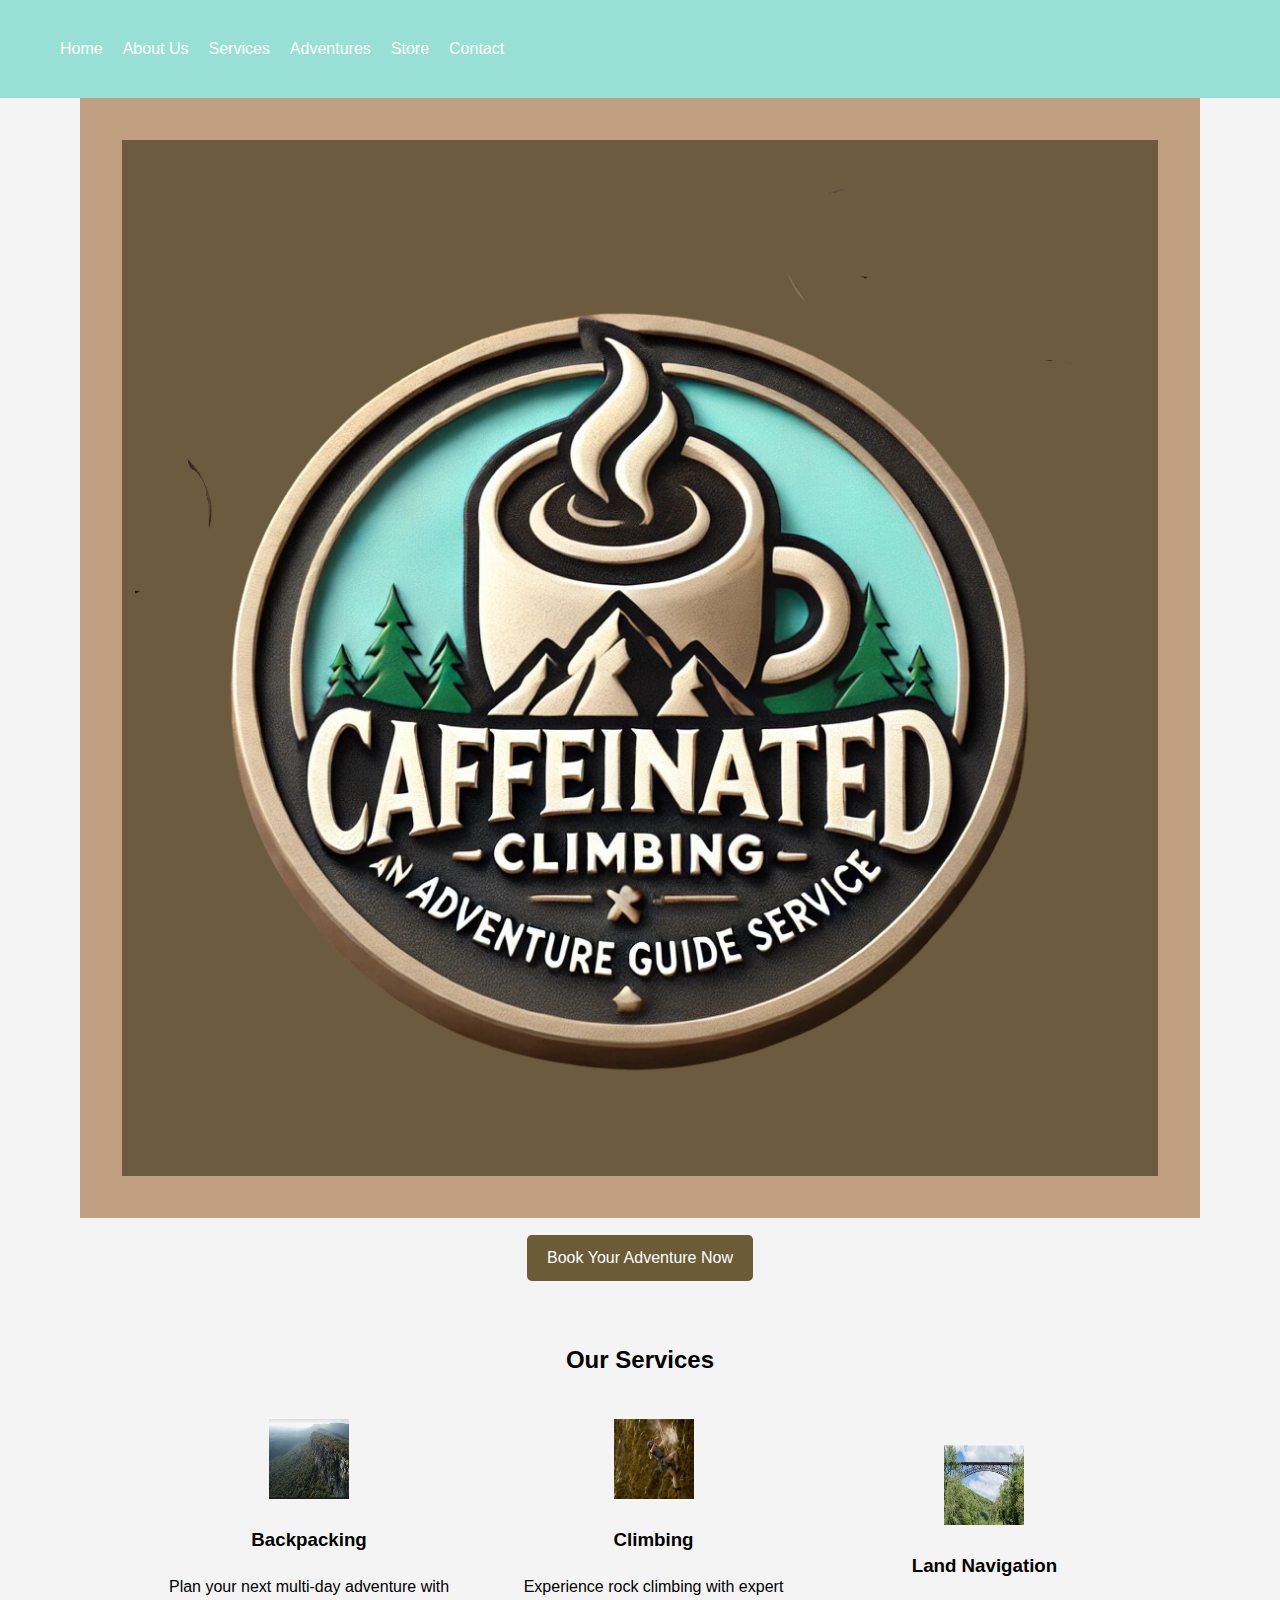
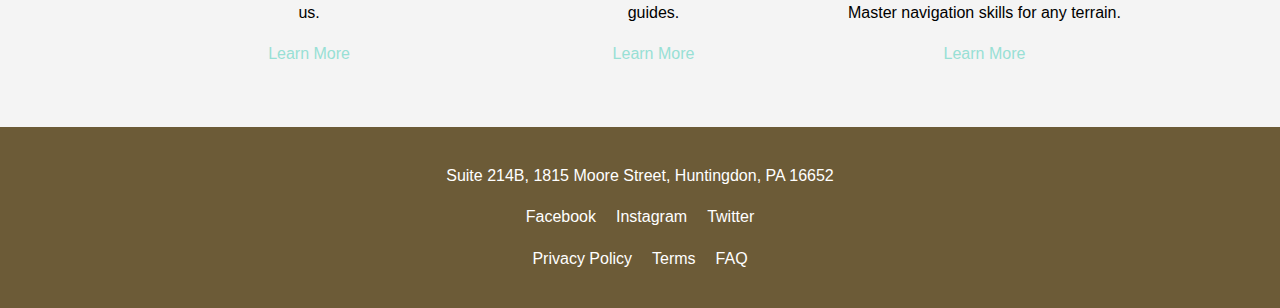
<file: index.html>
<!DOCTYPE html>
<html lang="en">
<head>
    <meta charset="UTF-8">
    <meta name="viewport" content="width=device-width, initial-scale=1.0">
    <title>Caffeinated Climbing</title>
    <link rel="stylesheet" href="styles.css">
</head>
<body>
    <header class="header">
    <nav class="nav">
        <ul>
            <li><a href="/index.html">Home</a></li>
            <li><a href="/about.html">About Us</a></li>
            <li><a href="/services.html">Services</a></li>
            <li><a href="/adventures.html">Adventures</a></li>
            <li><a href="/storefront.html">Store</a></li>
            <li><a href="/index.html#contact">Contact</a></li>
        </ul>
    </nav>
</header>
  
    <!-- Hero Section -->
    <section class="hero" id="home">
        <div class="hero-content">
            <img src="images/caffeinated-climbing-logo.png" alt="Caffeinated Climbing Logo" class="hero-logo">

            <a href="#contact" class="cta-button">Book Your Adventure Now</a>
        </div>
    </section>

    <!-- Services Section -->
    <section class="services" id="services">
        <h2>Our Services</h2>
        <div class="service-item">
            <img src="images/backpacking.png" alt="Backpacking">
            <h3>Backpacking</h3>
            <p>Plan your next multi-day adventure with us.</p>
            <a href="#learn-more" class="learn-more">Learn More</a>
        </div>
        <div class="service-item">
            <img src="images/climbing.png" alt="Climbing">
            <h3>Climbing</h3>
            <p>Experience rock climbing with expert guides.</p>
            <a href="#learn-more" class="learn-more">Learn More</a>
        </div>
        <div class="service-item">
            <img src="images/navigation.png" alt="Land Navigation">
            <h3>Land Navigation</h3>
            <p>Master navigation skills for any terrain.</p>
            <a href="#learn-more" class="learn-more">Learn More</a>
        </div>
    </section>

    <!-- Footer -->
    <footer class="footer">
        <div class="footer-content">
            <p>Suite 214B, 1815 Moore Street, Huntingdon, PA 16652</p>
            <ul class="social-links">
                <li><a href="#">Facebook</a></li>
                <li><a href="#">Instagram</a></li>
                <li><a href="#">Twitter</a></li>
            </ul>
            <ul class="quick-links">
                <li><a href="#privacy">Privacy Policy</a></li>
                <li><a href="#terms">Terms</a></li>
                <li><a href="#faq">FAQ</a></li>
            </ul>
        </div>
    </footer>
</body>
</html>
</file>
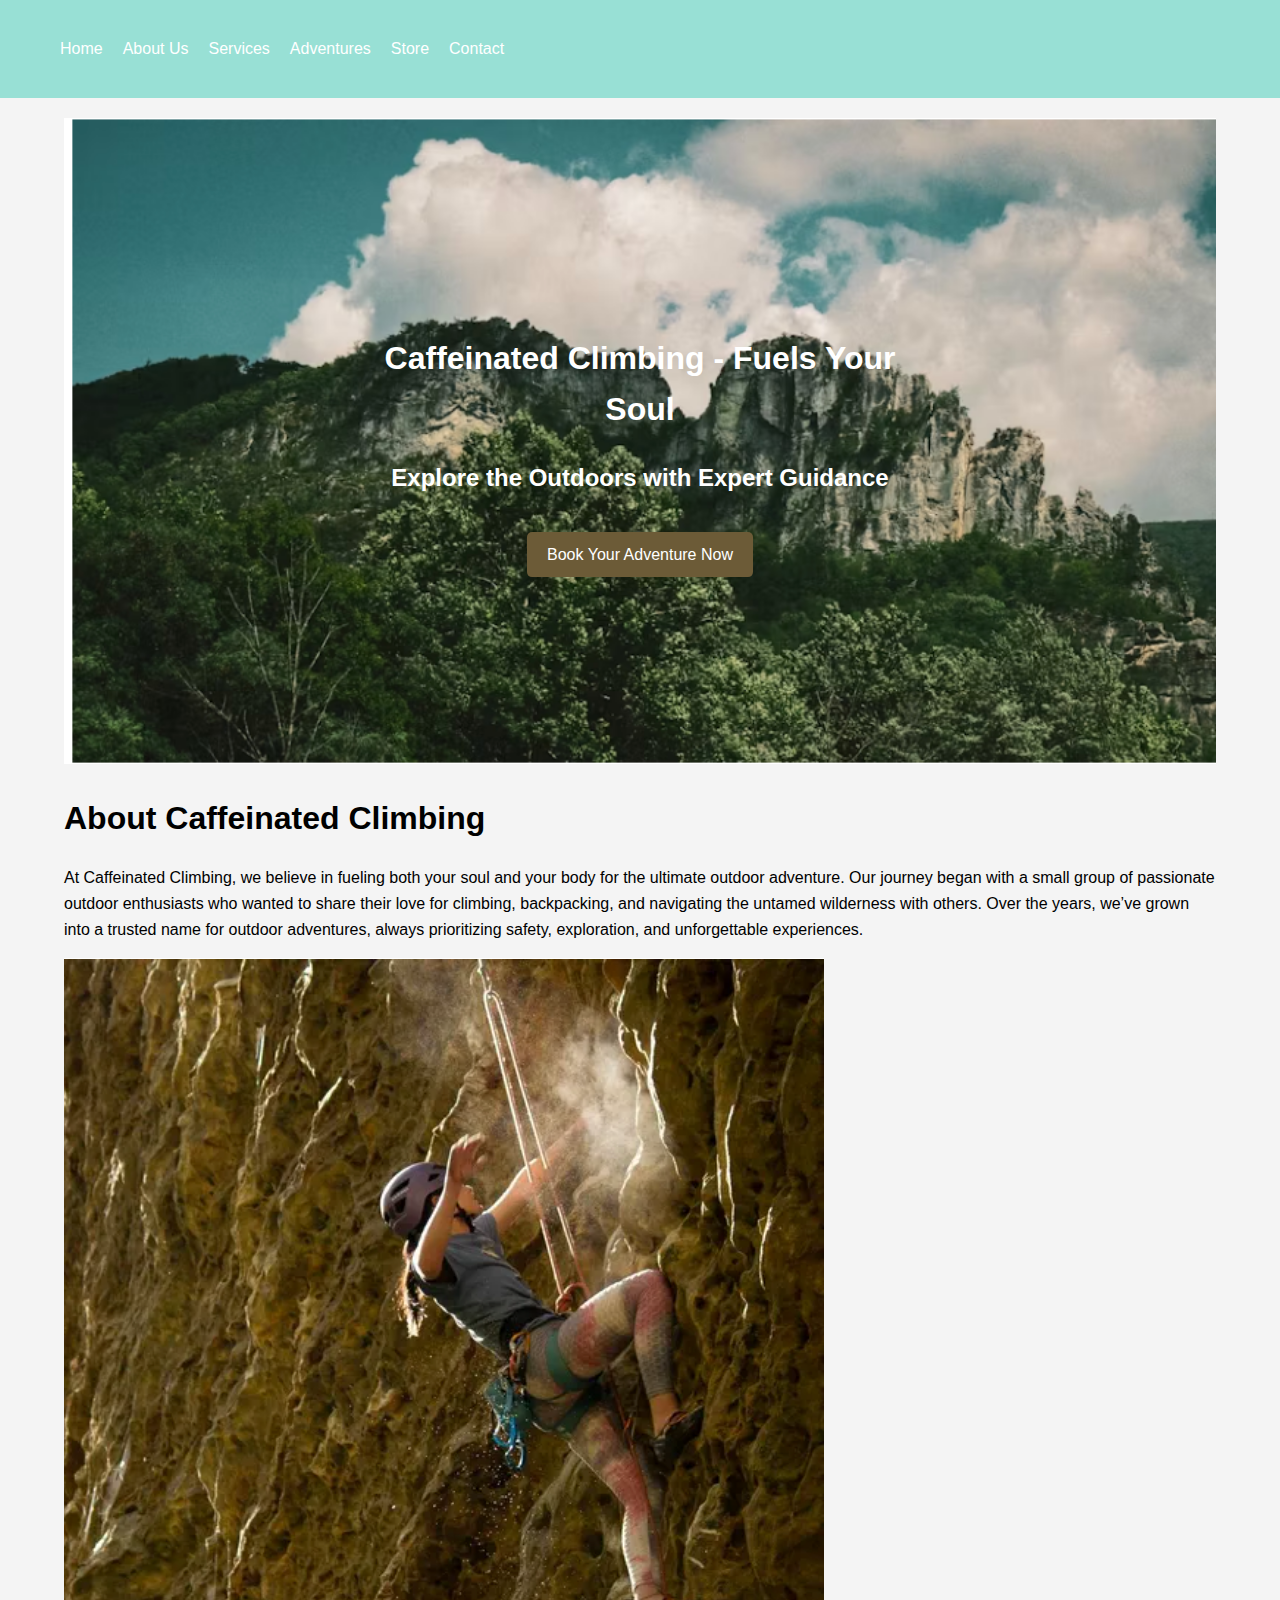
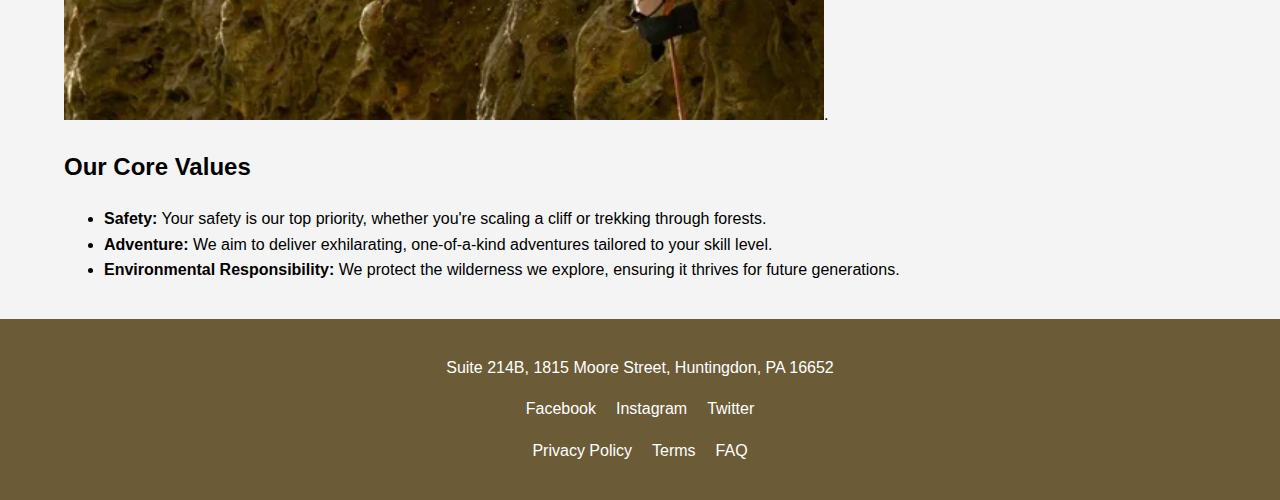
<file: about.html>
<!DOCTYPE html> 

<html lang="en"> 

<head> 

    <meta charset="UTF-8"> 

    <meta name="viewport" content="width=device-width, initial-scale=1.0"> 

    <title>About Us - Caffeinated Climbing</title> 

    <link rel="stylesheet" href="styles.css"> 

</head> 

<body> 

    <!-- Header --> 

    <header class="header"> 

        <nav class="nav"> 

            <ul> 

                <li><a href="/index.html">Home</a></li> 

                <li><a href="/about.html">About Us</a></li> 

                <li><a href="/services.html">Services</a></li> 

                <li><a href="/adventures.html">Adventures</a></li> 

                <li><a href="/storefront.html">Store</a></li> 

                <li><a href="/index.html#contact">Contact</a></li> 

            </ul> 

        </nav> 

    </header> 

  

    <!-- Main Content --> 

    <div class="container"> 

        <!-- Hero Section --> 

        <section class="hero"> 

            <img src="images/navigationhero.png" alt="Hero Background" class="hero-image"> 

            <div class="hero-text"> 

                <h1>Caffeinated Climbing - Fuels Your Soul</h1> 

                <p class="tagline">Explore the Outdoors with Expert Guidance</p> 

                <a href="#contact" class="cta-button">Book Your Adventure Now</a> 

            </div> 

        </section> 

  

        <!-- About Section --> 

        <section class="about" id="about"> 

            <h1>About Caffeinated Climbing</h1> 

            <p> 

                At Caffeinated Climbing, we believe in fueling both your soul and your body for the ultimate outdoor adventure.  

                Our journey began with a small group of passionate outdoor enthusiasts who wanted to share their love for climbing,  

                backpacking, and navigating the untamed wilderness with others. Over the years, we’ve grown into a trusted name  

                for outdoor adventures, always prioritizing safety, exploration, and unforgettable experiences. 

            </p> 

            <img src="images/climbing.png" alt="Climbing Icon">. 

        </section> 

  

        <!-- Core Values Section --> 

        <section class="core-values" id="core-values"> 

            <h2>Our Core Values</h2> 

            <ul> 

                <li><strong>Safety:</strong> Your safety is our top priority, whether you're scaling a cliff or trekking through forests.</li> 

                <li><strong>Adventure:</strong> We aim to deliver exhilarating, one-of-a-kind adventures tailored to your skill level.</li> 

                <li><strong>Environmental Responsibility:</strong> We protect the wilderness we explore, ensuring it thrives for future generations.</li> 

            </ul> 

        </section> 

    </div> 

  

    <!-- Footer --> 

    <footer class="footer"> 

        <div class="footer-content"> 

            <p>Suite 214B, 1815 Moore Street, Huntingdon, PA 16652</p> 

            <ul class="social-links"> 

                <li><a href="#">Facebook</a></li> 

                <li><a href="#">Instagram</a></li> 

                <li><a href="#">Twitter</a></li> 

            </ul> 

            <ul class="quick-links"> 

                <li><a href="#privacy">Privacy Policy</a></li> 

                <li><a href="#terms">Terms</a></li> 

                <li><a href="#faq">FAQ</a></li> 

            </ul> 

        </div> 

    </footer> 

</body> 

</html>
</file>
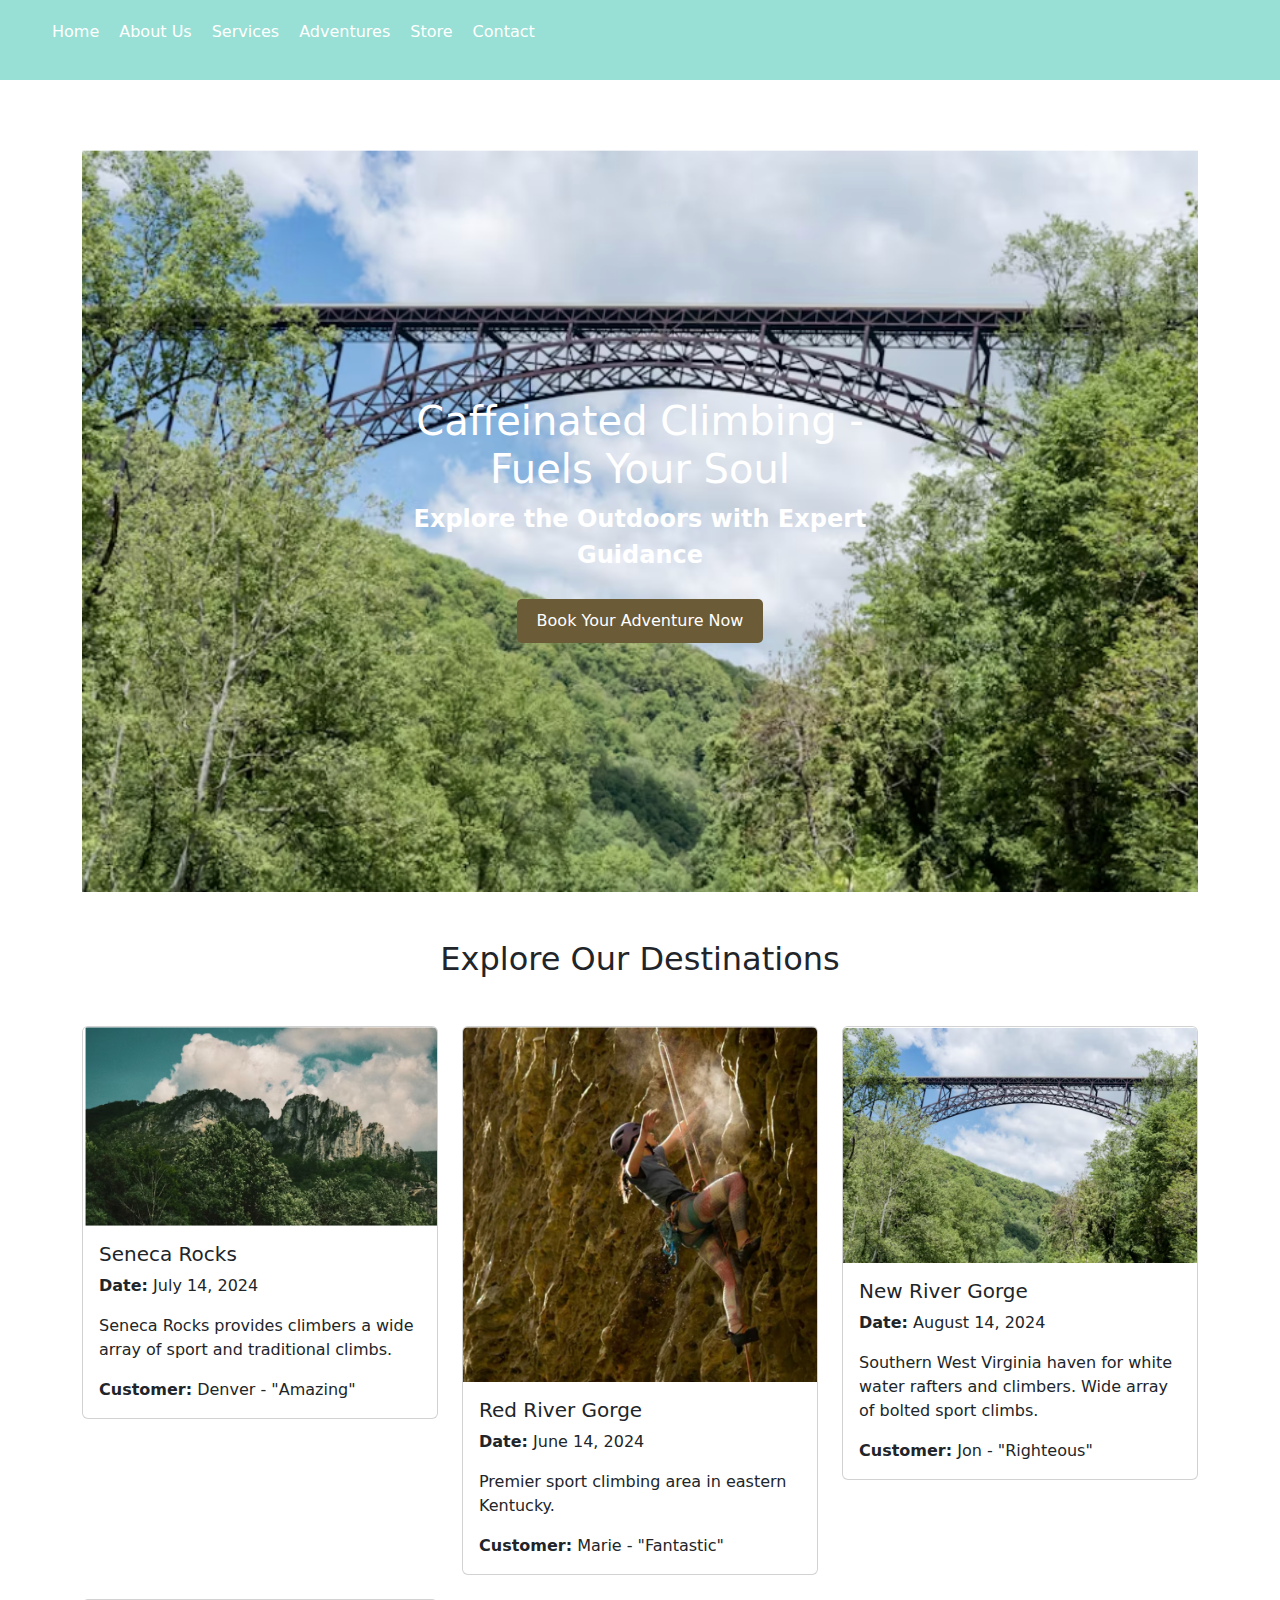
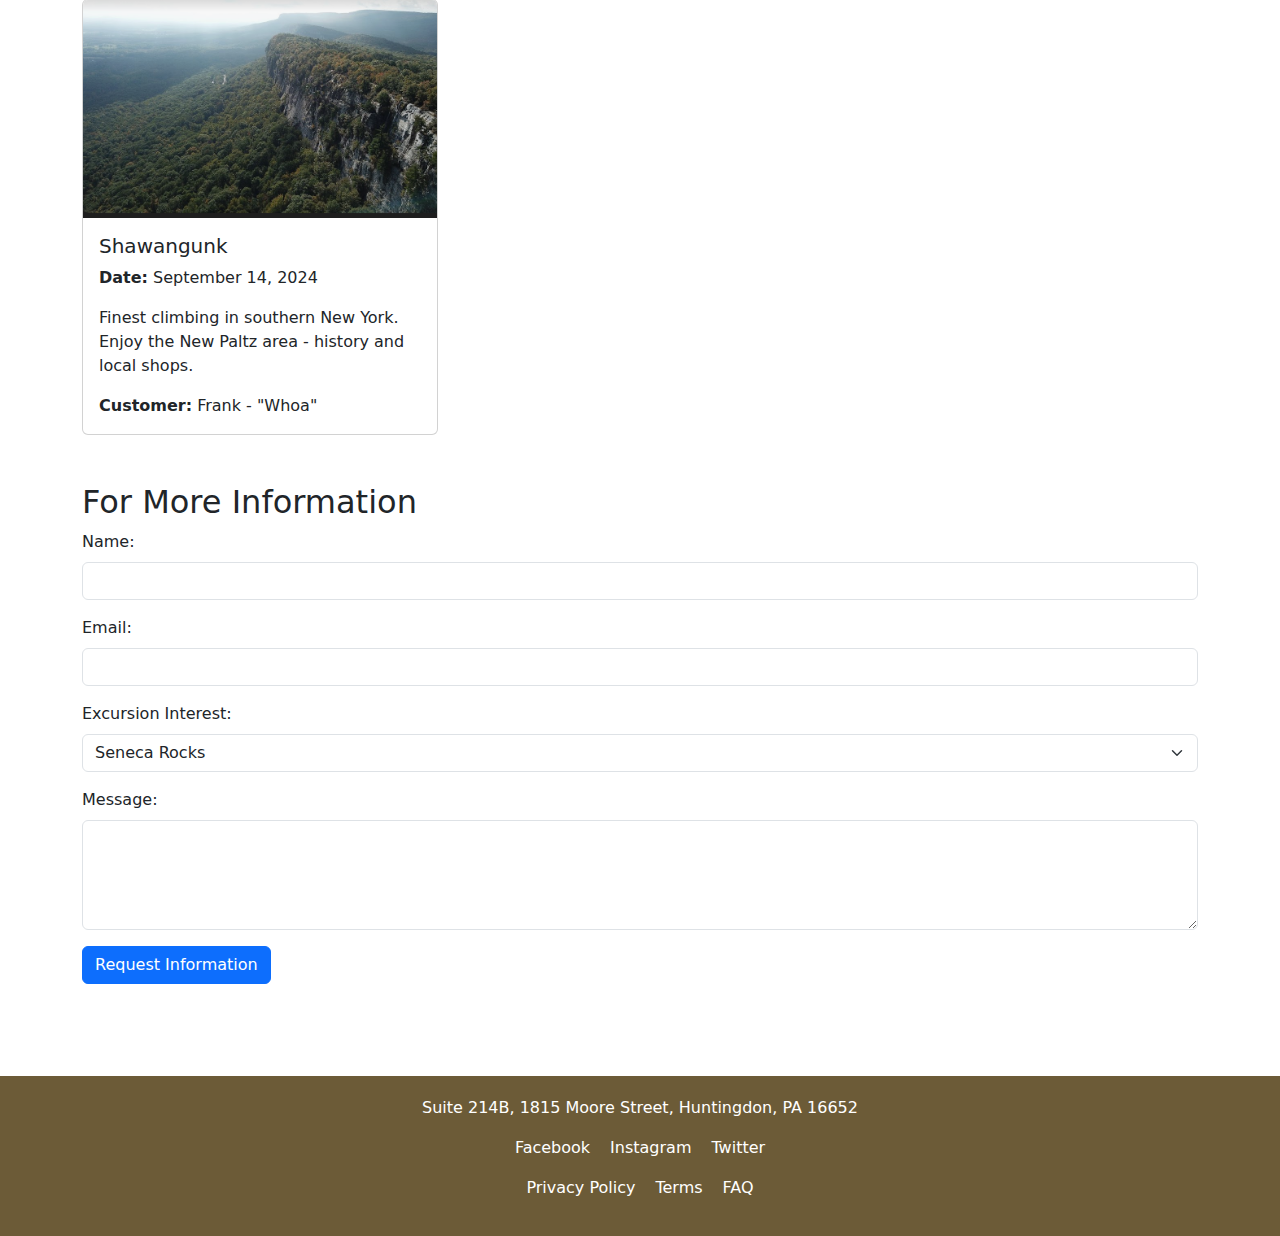
<file: adventures.html>
<!DOCTYPE html>
<html lang="en">

<head>
    <meta charset="UTF-8">
    <meta name="viewport" content="width=device-width, initial-scale=1.0">
    <title>Adventures - Caffeinated Climbing</title>
    <link rel="stylesheet" href="styles.css">
    <link rel="stylesheet" href="https://cdn.jsdelivr.net/npm/bootstrap@5.3.0/dist/css/bootstrap.min.css">
    <link href="https://cdn.jsdelivr.net/npm/bootstrap@5.3.3/dist/css/bootstrap.min.css" rel="stylesheet" integrity="sha384-QWTKZyjpPEjISv5WaRU9OFeRpok6YctnYmDr5pNlyT2bRjXh0JMhjY6hW+ALEwIH" crossorigin="anonymous">
</head>

<body>
    <!-- Header -->
    <header class="header">
        <nav class="nav">
            <ul>
                <li><a href="/index.html">Home</a></li>
                <li><a href="/about.html">About Us</a></li>
                <li><a href="/services.html">Services</a></li>
                <li><a href="/adventures.html" class="active">Adventures</a></li>
                <li><a href="/storefront.html">Store</a></li>
                <li><a href="/index.html#contact">Contact</a></li>
            </ul>
        </nav>
    </header>

    <!-- Main Content -->
    <div class="container my-5">
        <!-- Hero Section -->
        <section class="hero">
            <img src="images/navigation.png" alt="Hero Background" class="hero-image">
            <div class="hero-text">
                <h1>Caffeinated Climbing - Fuels Your Soul</h1>
                <p class="tagline">Explore the Outdoors with Expert Guidance</p>
                <a href="#contact" class="cta-button">Book Your Adventure Now</a>
            </div>
        </section>

        <!-- Adventures Section -->
        <section class="adventures mt-5">
            <h2 class="text-center">Explore Our Destinations</h2>
            <div id="adventure-cards" class="row g-4 mt-4">
                <!-- Cards will be dynamically rendered here -->
            </div>
        </section>

        <!-- Inquiry Form -->
        <section class="inquiry-form mt-5">
            <h2>For More Information</h2>
            <form id="inquiryForm">
                <div class="mb-3">
                    <label for="name" class="form-label">Name:</label>
                    <input type="text" id="name" name="name" class="form-control" required>
                </div>
                <div class="mb-3">
                    <label for="email" class="form-label">Email:</label>
                    <input type="email" id="email" name="email" class="form-control" required>
                </div>
                <div class="mb-3">
                    <label for="interest" class="form-label">Excursion Interest:</label>
                    <select id="interest" name="interest" class="form-select" required>
                        <option value="Seneca Rocks">Seneca Rocks</option>
                        <option value="Red River Gorge">Red River Gorge</option>
                        <option value="New River Gorge">New River Gorge</option>
                        <option value="Shawangunk">Shawangunk Mountains</option>
                    </select>
                </div>
                <div class="mb-3">
                    <label for="message" class="form-label">Message:</label>
                    <textarea id="message" name="message" class="form-control" rows="4" required></textarea>
                </div>
                <button type="submit" class="btn btn-primary">Request Information</button>
            </form>
            <div id="formResponse" class="mt-4"></div>
        </section>
    </div>

    <!-- Footer -->
    <footer class="footer mt-5">
        <div class="footer-content">
            <p>Suite 214B, 1815 Moore Street, Huntingdon, PA 16652</p>
            <ul class="social-links">
                <li><a href="#">Facebook</a></li>
                <li><a href="#">Instagram</a></li>
                <li><a href="#">Twitter</a></li>
            </ul>
            <ul class="quick-links">
                <li><a href="#privacy">Privacy Policy</a></li>
                <li><a href="#terms">Terms</a></li>
                <li><a href="#faq">FAQ</a></li>
            </ul>
        </div>
    </footer>

    <script src="adventures.js"></script>
    <script src="https://cdn.jsdelivr.net/npm/bootstrap@5.3.0/dist/js/bootstrap.bundle.min.js"></script>
</body>

</html>
</file>
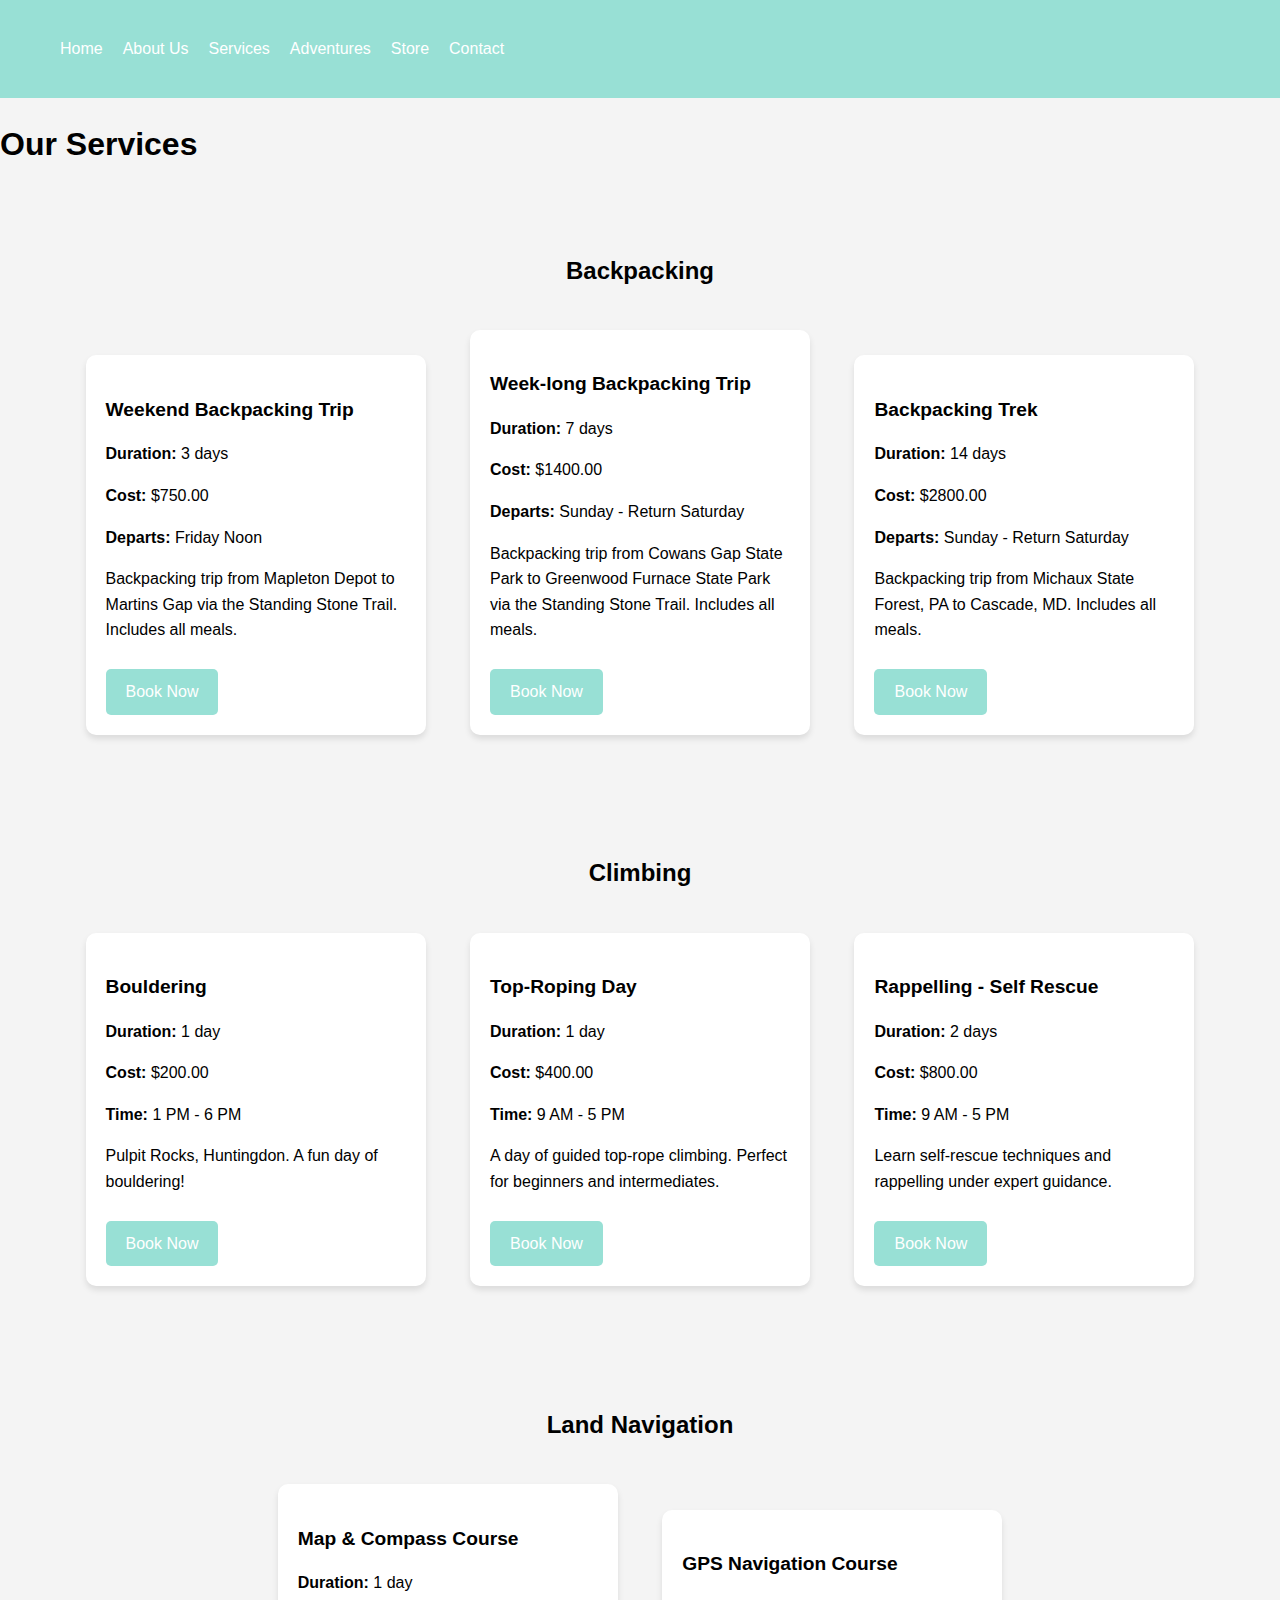
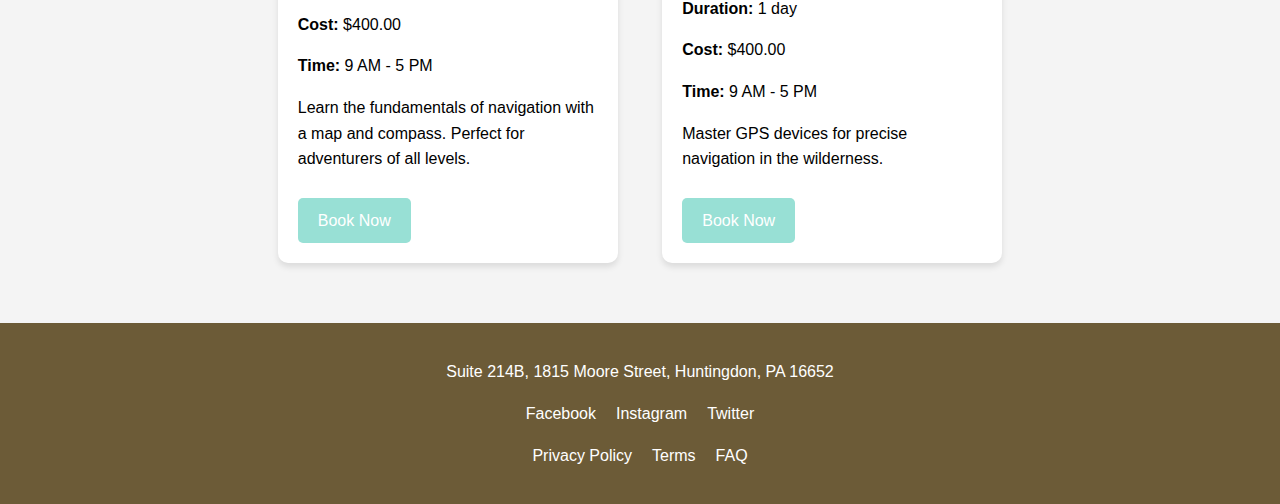
<file: services.html>
<!DOCTYPE html> 

<html lang="en"> 

<head> 

    <meta charset="UTF-8"> 

    <meta name="viewport" content="width=device-width, initial-scale=1.0"> 

    <title>About Us - Caffeinated Climbing</title> 

    <link rel="stylesheet" href="styles.css"> 

</head> 

<body> 

    <!-- Header --> 

    <header class="header"> 

        <nav class="nav"> 

            <ul> 

                <li><a href="/index.html">Home</a></li> 

                <li><a href="/about.html">About Us</a></li> 

                <li><a href="/services.html">Services</a></li> 

                <li><a href="/adventures.html">Adventures</a></li> 

                <li><a href="/storefront.html">Store</a></li> 

                <li><a href="/index.html#contact">Contact</a></li> 

            </ul> 

        </nav> 

    </header> 

  

    <!-- Services Page Title --> 

    <section class="services-header"> 

        <h1>Our Services</h1> 

    </section> 

  

    <!-- Backpacking Section --> 

    <section class="service-section" id="backpacking"> 

        <h2>Backpacking</h2> 

        <div class="service-card"> 

            <h3>Weekend Backpacking Trip</h3> 

            <p><strong>Duration:</strong> 3 days</p> 

            <p><strong>Cost:</strong> $750.00</p> 

            <p><strong>Departs:</strong> Friday Noon</p> 

            <p>Backpacking trip from Mapleton Depot to Martins Gap via the Standing Stone Trail. Includes all meals.</p> 

            <a href="#" class="cta-button">Book Now</a> 

        </div> 

        <div class="service-card"> 

            <h3>Week-long Backpacking Trip</h3> 

            <p><strong>Duration:</strong> 7 days</p> 

            <p><strong>Cost:</strong> $1400.00</p> 

            <p><strong>Departs:</strong> Sunday - Return Saturday</p> 

            <p>Backpacking trip from Cowans Gap State Park to Greenwood Furnace State Park via the Standing Stone Trail. Includes all meals.</p> 

            <a href="#" class="cta-button">Book Now</a> 

        </div> 

        <div class="service-card"> 

            <h3>Backpacking Trek</h3> 

            <p><strong>Duration:</strong> 14 days</p> 

            <p><strong>Cost:</strong> $2800.00</p> 

            <p><strong>Departs:</strong> Sunday - Return Saturday</p> 

            <p>Backpacking trip from Michaux State Forest, PA to Cascade, MD. Includes all meals.</p> 

            <a href="#" class="cta-button">Book Now</a> 

        </div> 

    </section> 

  

    <!-- Climbing Section --> 

    <section class="service-section" id="climbing"> 

        <h2>Climbing</h2> 

        <div class="service-card"> 

            <h3>Bouldering</h3> 

            <p><strong>Duration:</strong> 1 day</p> 

            <p><strong>Cost:</strong> $200.00</p> 

            <p><strong>Time:</strong> 1 PM - 6 PM</p> 

            <p>Pulpit Rocks, Huntingdon. A fun day of bouldering!</p> 

            <a href="#" class="cta-button">Book Now</a> 

        </div> 

        <div class="service-card"> 

            <h3>Top-Roping Day</h3> 

            <p><strong>Duration:</strong> 1 day</p> 

            <p><strong>Cost:</strong> $400.00</p> 

            <p><strong>Time:</strong> 9 AM - 5 PM</p> 

            <p>A day of guided top-rope climbing. Perfect for beginners and intermediates.</p> 

            <a href="#" class="cta-button">Book Now</a> 

        </div> 

        <div class="service-card"> 

            <h3>Rappelling - Self Rescue</h3> 

            <p><strong>Duration:</strong> 2 days</p> 

            <p><strong>Cost:</strong> $800.00</p> 

            <p><strong>Time:</strong> 9 AM - 5 PM</p> 

            <p>Learn self-rescue techniques and rappelling under expert guidance.</p> 

            <a href="#" class="cta-button">Book Now</a> 

        </div> 

    </section> 

  

    <!-- Land Navigation Section --> 

    <section class="service-section" id="land-navigation"> 

        <h2>Land Navigation</h2> 

        <div class="service-card"> 

            <h3>Map & Compass Course</h3> 

            <p><strong>Duration:</strong> 1 day</p> 

            <p><strong>Cost:</strong> $400.00</p> 

            <p><strong>Time:</strong> 9 AM - 5 PM</p> 

            <p>Learn the fundamentals of navigation with a map and compass. Perfect for adventurers of all levels.</p> 

            <a href="#" class="cta-button">Book Now</a> 

        </div> 

        <div class="service-card"> 

            <h3>GPS Navigation Course</h3> 

            <p><strong>Duration:</strong> 1 day</p> 

            <p><strong>Cost:</strong> $400.00</p> 

            <p><strong>Time:</strong> 9 AM - 5 PM</p> 

            <p>Master GPS devices for precise navigation in the wilderness.</p> 

            <a href="#" class="cta-button">Book Now</a> 

        </div> 

    </section> 

  

    <!-- Footer --> 

    <footer class="footer"> 

        <div class="footer-content"> 

            <p>Suite 214B, 1815 Moore Street, Huntingdon, PA 16652</p> 

            <ul class="social-links"> 

                <li><a href="#">Facebook</a></li> 

                <li><a href="#">Instagram</a></li> 

                <li><a href="#">Twitter</a></li> 

            </ul> 

            <ul class="quick-links"> 

                <li><a href="#privacy">Privacy Policy</a></li> 

                <li><a href="#terms">Terms</a></li> 

                <li><a href="#faq">FAQ</a></li> 

            </ul> 

        </div> 

    </footer> 

</body> 

</html>
</file>
<file: styles.css>
/* General Styles */ 

body { 

    font-family: Arial, sans-serif; 

    margin: 0; 

    padding: 0; 

    line-height: 1.6; 

    background-color: #f4f4f4; 

} 

  

/* Container */ 

.container { 

    width: 90%; 

    max-width: 1200px; 

    margin: 0 auto; 

    padding: 20px 0; 

} 

  

/* Header */ 

.header { 

    display: flex; 

    align-items: center; 

    justify-content: space-between; 

    padding: 20px; 

    background-color: #98e0d5; 

    color: #fff; 

} 

  

.logo { 

    height: 60px; 

} 

  

.tagline { 

    font-size: 1.5rem; 

    font-weight: bold; 

} 

  

.nav ul { 

    list-style: none; 

    display: flex; 

    gap: 20px; 

} 

  

.nav ul li a { 

    color: #fff; 

    text-decoration: none; 

} 

  

.nav ul li a:hover { 

    text-decoration: underline; 

} 

  

/* Hero Section */ 

.hero { 

    position: relative; 

    text-align: center; 

    color: white; 

} 

  

.hero-image { 

    width: 100%; 

    height: auto; 

} 

  

.hero-text { 

    position: absolute; 

    top: 50%; 

    left: 50%; 

    transform: translate(-50%, -50%); 

    text-align: center; 

} 

  

.cta-button { 

    display: inline-block; 

    padding: 10px 20px; 

    background-color: #6c5b37; 

    color: #fff; 

    text-decoration: none; 

    border-radius: 5px; 

    margin-top: 10px; 

} 

  

.cta-button:hover { 

    background-color: #6c5b37; 

} 

  

/* Services Section */ 

.services { 

    padding: 40px; 

    text-align: center; 

    background-color: #f4f4f4; 

} 

  

.service-item { 

    display: inline-block; 

    margin: 20px; 

    max-width: 300px; 

} 

  

.service-item img { 

    width: 80px; 

    height: 80px; 

} 

  

.learn-more { 

    display: block; 

    margin-top: 10px; 

    color: #98e0d5; 

    text-decoration: none; 

} 

  

.learn-more:hover { 

    text-decoration: underline; 

} 

  

.store-header { 

    text-align: center; 

} 

  

/* General Styling for Service Sections */ 

.service-section { 

    padding: 40px; 

    text-align: center; 

    background-color: #f4f4f4; 

} 

  

/* Service Card Grid */ 

.service-section .service-card { 

    display: inline-block; 

    margin: 20px; 

    padding: 20px; 

    width: 300px; 

    background-color: #fff; 

    border-radius: 10px; 

    box-shadow: 0 4px 6px rgba(0, 0, 0, 0.1); 

    text-align: left; 

} 

  

/* Service Card Headings */ 

.service-card h3 { 

    font-size: 1.2rem; 

    margin-bottom: 10px; 

} 

  

/* Call to Action Button */ 

.service-card .cta-button { 

    display: inline-block; 

    padding: 10px 20px; 

    background-color: #98e0d5; 

    color: #fff; 

    text-decoration: none; 

    border-radius: 5px; 

    margin-top: 10px; 

    text-align: center; 

} 

  

.service-card .cta-button:hover { 

    background-color: #6c5b37; 

} 

  

  

/* Product Categories */ 

.categories { 

    text-align: center; 

} 

  

.category-list { 

    display: flex; 

    justify-content: center; 

    list-style: none; 

    gap: 15px; 

    padding: 0; 

} 

  

/* Product Grid */ 

.products { 

    padding: 20px 0; 

    text-align: center; 

} 

  

.product-grid { 

    display: flex; 

    flex-wrap: wrap; 

    gap: 20px; 

    justify-content: center; 

} 

  

.product-card { 

    background: #fff; 

    border: 1px solid #ddd; 

    border-radius: 5px; 

    padding: 15px; 

    width: 250px; 

    text-align: center; 

    box-shadow: 0 2px 5px rgba(0, 0, 0, 0.1); 

} 

  

.product-card img { 

    max-width: 100%; 

    height: auto; 

    border-radius: 5px; 

    margin-bottom: 10px; 

} 

  

.product-card h3 { 

    font-size: 1.1rem; 

    margin: 10px 0; 

} 

  

.product-card p { 

    margin: 5px 0; 

    font-size: 0.9rem; 

    color: #333; 

} 

  

.add-to-cart { 

    background-color: #6c5b37; 

    color: #fff; 

    border: none; 

    padding: 10px 15px; 

    border-radius: 5px; 

    cursor: pointer; 

} 

  

.add-to-cart:hover { 

    background-color: #5a4930; 

} 

  

/* Footer */ 

.footer { 

    background-color: #6c5b37; 

    color: white; 

    text-align: center; 

    padding: 20px; 

} 

  

.footer-content { 

    max-width: 800px; 

    margin: auto; 

} 

  

.social-links, 

.quick-links { 

    list-style: none; 

    padding: 0; 

    display: flex; 

    justify-content: center; 

    gap: 20px; 

} 

  

.social-links li a, 

.quick-links li a { 

    color: white; 

    text-decoration: none; 

} 

  

.social-links li a:hover, 

.quick-links li a:hover { 

    text-decoration: underline; 

}
</file>
